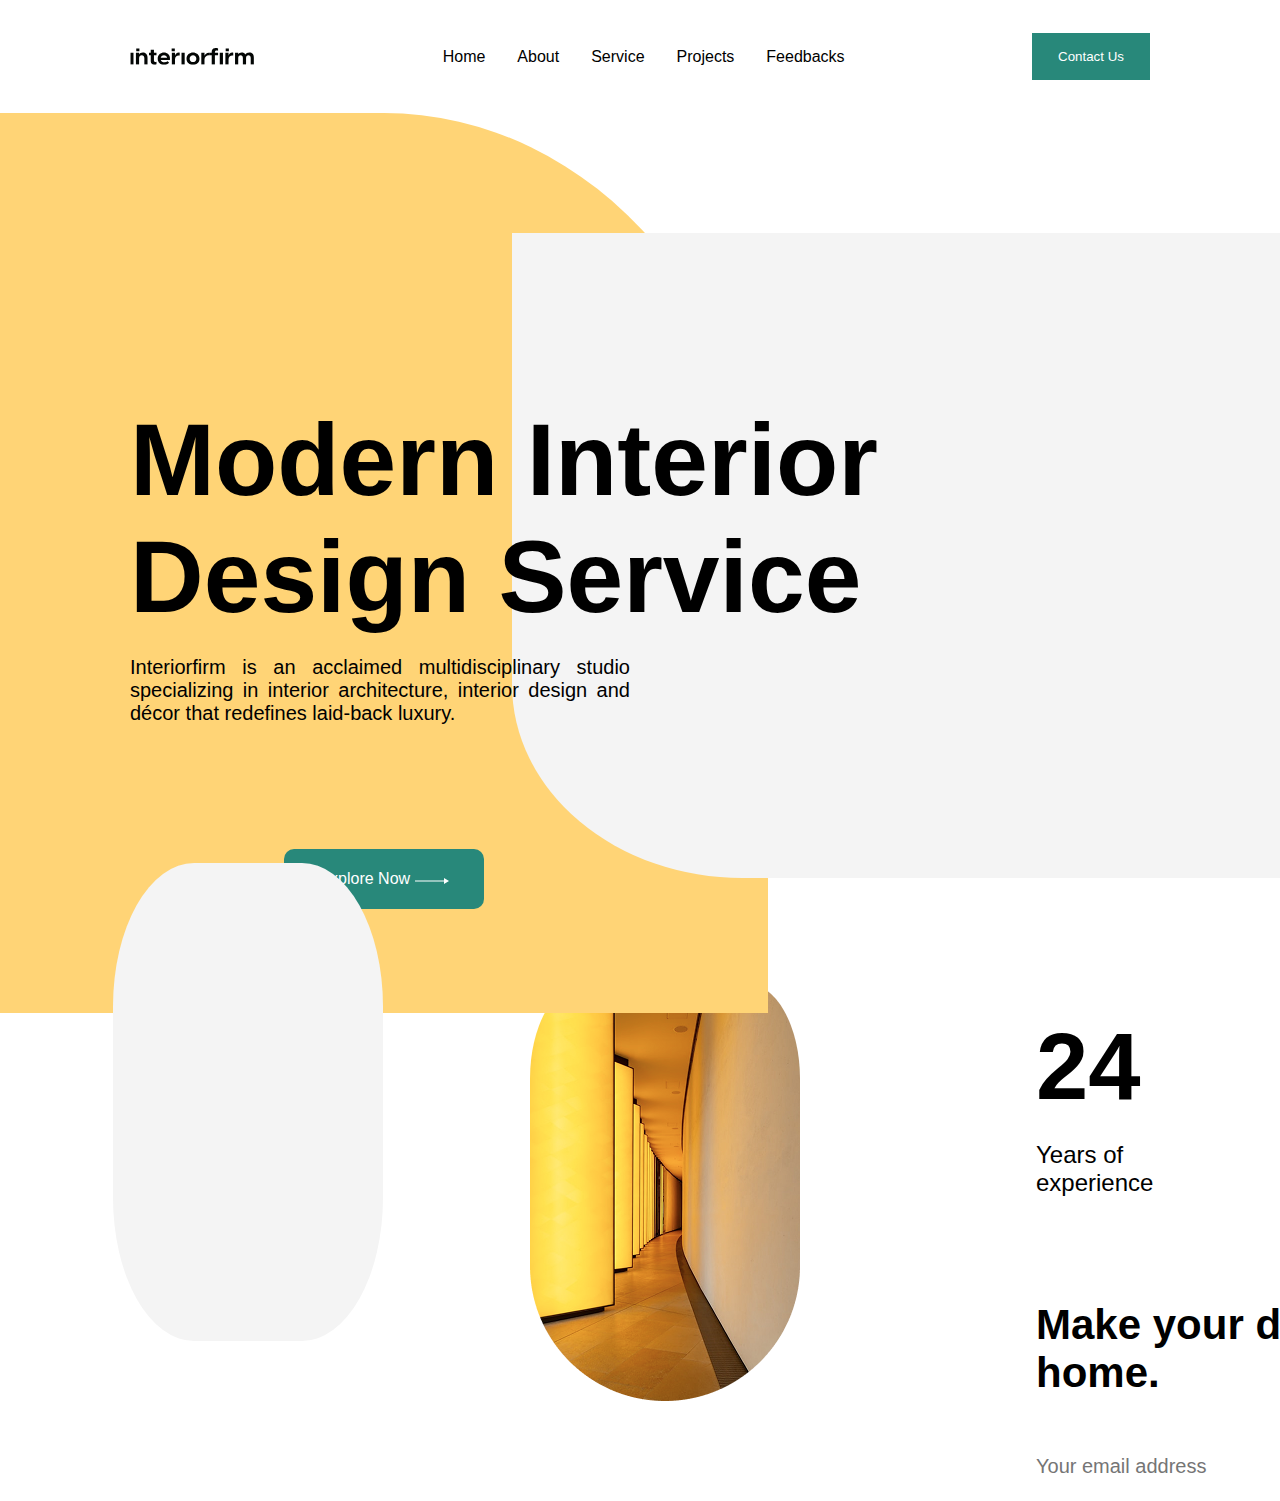
<file: index.html>
<!DOCTYPE html>
<html lang="en">
  <head>
    <meta charset="UTF-8" />
    <meta name="viewport" content="width=device-width, initial-scale=1.0" />
    <link rel="stylesheet" href="./style.css" />
    <title>Atividade</title>
  </head>
  <body>
    <header>
      <img src="./Dark.svg" alt="logo tipo da marca" />
      <nav>
        <a href="#">Home</a>
        <a href="#">About</a>
        <a href="#">Service</a>
        <a href="#">Projects</a>
        <a href="#">Feedbacks</a>
      </nav>
      <button>Contact Us</button>
    </header>
    <main>
      <section class="hero-section">
        <div class="background-yellow">
            <div>
                <button>Explore Now <img src="./Line 19.svg" alt="seta"></button>
            </div>
        </div>
        <div class="background-gray"></div>
        <div class="information">
            <h2>Modern Interior
                Design Service</h2>
            <p>Interiorfirm is an acclaimed multidisciplinary studio specializing in interior architecture, interior design and décor that redefines laid-back luxury.</p>
        </div>
        
      </section>
      <section class="group-informations">
      <div class="group-reactangle">
        <div class="rectangle-gray"></div>
        <div class="rectangle-img"></div>

        <div class="group">
            <div class="container-numbers-information">
                <div class="group-numbers">
                    <h2>24</h2>
                    <p>Years of experience</p>
                </div>
                <div class="group-numbers">
                    <h2>162</h2>
                    <p>Projects Completed</p>
                </div>
            </div>
            <div class="group-email">
                <h2>Make your dream home.</h2>
                <div>
                    <input placeholder="Your email address" type="email"/>
                    <button>Let’s Chat</button>
                </div>
            </div>

      </div>

      
        
        </div>
      </section>
    </main>
  </body>
</html>
</file>
<file: style.css>
@import url(reset.css);
@font-face {
    font-family: 'Visby-CF',sans-serif;
    src: url(./font/Visby-CF/Demo_Fonts/Fontspring-DEMO-visbycf-medium.otf) format('opentype');
    font-weight: 500;
}

@font-face {
    font-family: 'Roxborough-CF',sans-serif;
    src: url(./font/Roxborough/Roxborough-CF.ttf) ;

}


header{
    display: flex;
    justify-content: space-between;
    align-items: center;
    padding: 33px 130px;
    width: 100%;

    @media (max-width: 768px) {
        padding: 20px 16px;
        
    }
}
header img{
    width: 125.23px;
    height: 17.81px;
}

header nav{
    display: flex;
    gap: 32px;
}

header nav a{
    text-decoration: none;
    color: #000000;
    font-family: 'Visby-CF',sans-serif;

}

header button{
    background-color: #28887A;
    padding: 16px 26px;
    font-family: 'Visby-CF',sans-serif;
    border: none;
    color: white;
}

main {
    position: relative;
  }

.hero-section {
    position: relative;
    width: 100%;
    min-height: 100vh;
    overflow: hidden;
    display: flex;
    align-items: center;
    justify-content: space-between;
}
.background-yellow{
    position: absolute;
    top: 0;
    left: 0;
    width: 60%;
    height: 100%;
    background-color: #FFD476;
    border-top-right-radius: 50%;
    z-index: 0;
}

.background-yellow div{
    display: flex;
    justify-content: center;
    align-items: flex-end;
    width: 100%;
    height: 100%;
    padding-bottom: 104px;
}

.background-yellow div button{
    background-color: #28887A;
    padding: 16px 18px;
    font-family: 'Visby-CF',sans-serif;
    border: none;
    color: white;
    font-size: 16px;
    width: 200px;
    height: 60px;
    border-radius: 10px;
    cursor: pointer;
}

.background-gray{
    margin-top: 120px;
    position: absolute;
    top: 0;
    right: 0;
    width: 60%;
    height: 71.67%;
    background-color: #F4F4F4;
    border-bottom-left-radius: 30%;
    z-index: 1; 
}

.information{
    position: relative;
    z-index: 3;
    padding: 0 130px;
    display: flex;
    flex-direction: column;
    gap: 20px;
}

.information h2{
    font-family: 'Roxborough-CF',sans-serif;
    font-size: 102px;
    font-weight: bold;
    width: 833px;
}

.information p{
    font-family: 'Visby-CF',sans-serif;
    font-size: 20px;
    width: 500px;
    color: #000000;
    text-align: justify;
}

.group-informations{
    display: flex;
    position: relative;
 
}

.group-reactangle{
    position: relative;
    display: flex;
   
}

.rectangle-gray{
    position: relative;
    width: 270px;
    top: -150px;
    left: 113px;
    height: 478px;
    background-color: #F4F4F4;
    border-top-right-radius: 30%;
    border-bottom-left-radius: 30%;
    border-top-left-radius: 30%;
    border-bottom-right-radius: 30%;
}

.rectangle-img {
    background-image: url(./corredor.png);
    position: relative;
    background-repeat: no-repeat;
    width: 270px;
    top: -30px;
    left: 260px;
    height: 478px;
    z-index: -1;
    border-top-right-radius: 20%;
    border-bottom-left-radius: 10%;
    border-top-left-radius: 20%;
    border-bottom-right-radius: 10%;
}

.group{
    display: flex;
    position: relative;
    z-index: 5;
    left: 496px;
    flex-direction: column;
    gap: 104px;
   
}

.container-numbers-information{
    display: flex ;
    gap: 84px;
}

.group-numbers{
    display: flex;
    flex-direction: column;
    gap: 20px;
}



.group div h2{
    font-family: 'Visby-CF',sans-serif;
    font-size: 94px;
    font-weight: bold;
    width: 200px;
}

.group div p{
    font-family: 'Visby-CF',sans-serif;
    font-size: 24px;
    width: 200px;
    color: #000000;
}

.group-email{
    display: flex;
    flex-direction: column;
    width: 546px;
    gap: 38px;
}

div .group-email h2{
    font-family: 'roxborough-CF',sans-serif;
    font-size: 42px;
    font-weight: bold;
    width: 465px;
}

div .group-email div{
    display: flex;
    
}

div .group-email div input{
    width: 358px;
    height: 66px;
    border: none;
}

div .group-email div input::placeholder{
    font-family: 'visby-CF',sans-serif;
    font-size: 20px;
}

div .group-email div button{
    background-color: #000;
    padding: 16px 18px;
    font-family: 'Visby-CF',sans-serif;
    border: none;
    color: white;
    font-size: 16px;
    width: 200px;
    height: 60px;
    cursor: pointer;
}
</file>
